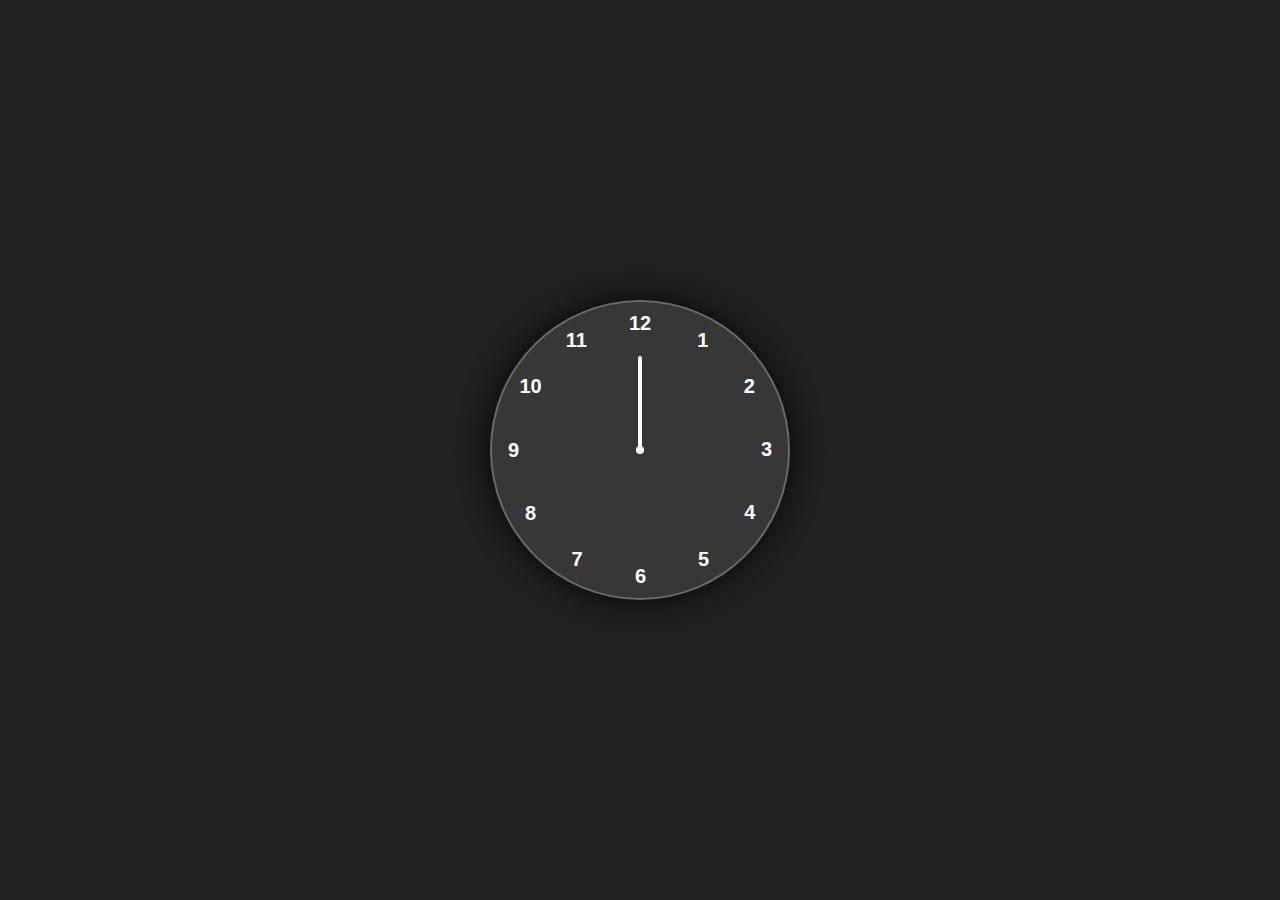
<file: analog clock/index.html>
<!DOCTYPE html>
<html lang="en">
  <head>
    <meta charset="UTF-8" />
    <meta http-equiv="X-UA-Compatible" content="IE=edge" />
    <meta name="viewport" content="width=device-width, initial-scale=1.0" />
    <link rel="stylesheet" href="style.css" />
    <title>Analog Clock</title>
  </head>

  <body>
    <div class="container">
      <div class="clock">
        <div style="--clr: #ff3d58; --h: 74px" id="hour" class="hand">
          <i></i>
        </div>
        <div style="--clr: #00a6ff; --h: 84px" id="min" class="hand">
          <i></i>
        </div>
        <div style="--clr: #ffffff; --h: 94px" id="sec" class="hand">
          <i></i>
        </div>

        <span style="--i: 1"><b>1</b></span>
        <span style="--i: 2"><b>2</b></span>
        <span style="--i: 3"><b>3</b></span>
        <span style="--i: 4"><b>4</b></span>
        <span style="--i: 5"><b>5</b></span>
        <span style="--i: 6"><b>6</b></span>
        <span style="--i: 7"><b>7</b></span>
        <span style="--i: 8"><b>8</b></span>
        <span style="--i: 9"><b>9</b></span>
        <span style="--i: 10"><b>10</b></span>
        <span style="--i: 11"><b>11</b></span>
        <span style="--i: 12"><b>12</b></span>
      </div>
    </div>

    <script src="script.js"></script>
  </body>
</html>
</file>
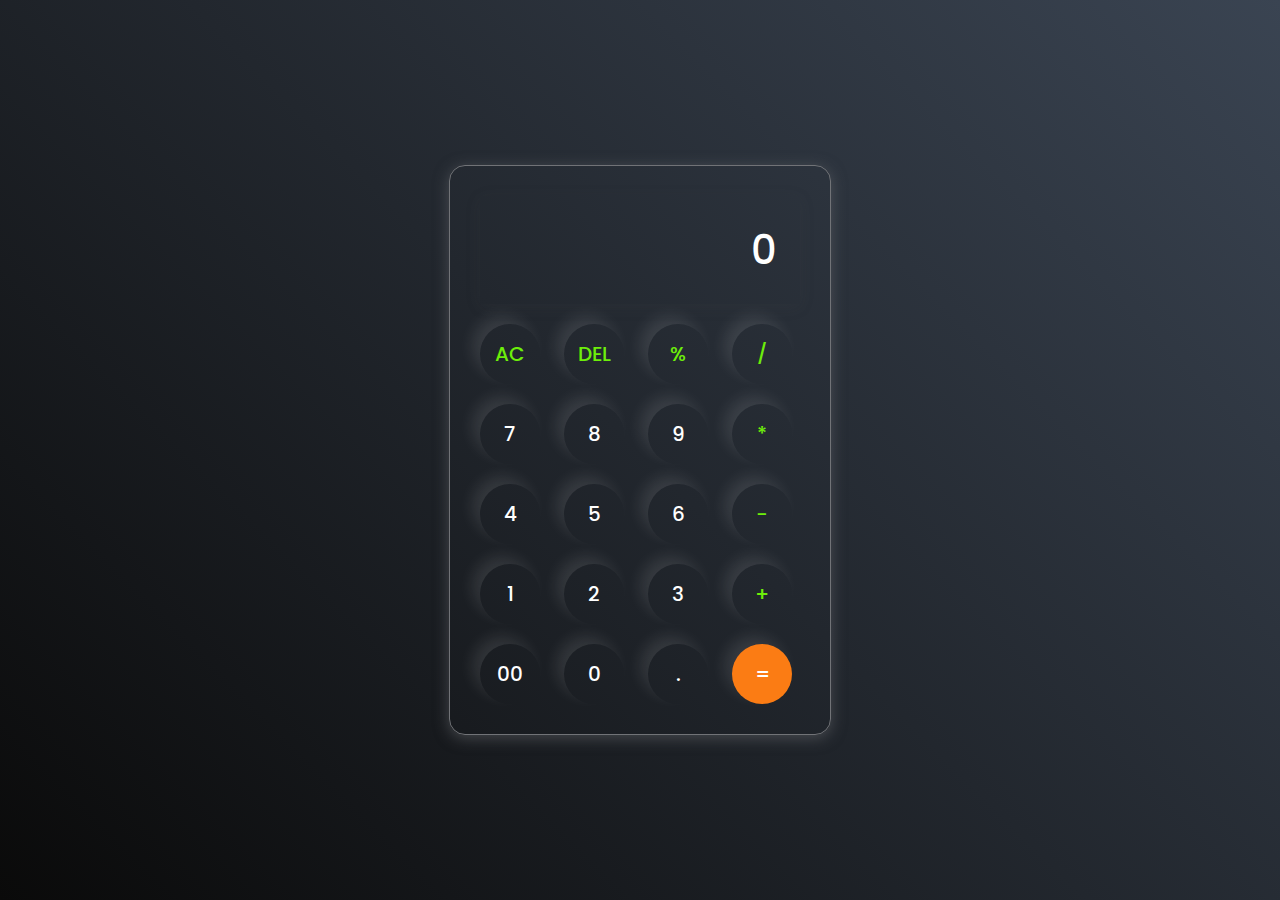
<file: calculator/index.html>
<!DOCTYPE html>
<html lang="en">
  <head>
    <meta charset="UTF-8" />
    <meta name="viewport" content="width=device-width, initial-scale=1.0" />
    <title>calculator</title>
    <link rel="stylesheet" href="style.css" />
  </head>
  <body>
    <div class="calculator">
      <input type="text" placeholder="0" id="inputBox" />
      <div>
        <button class="operator">AC</button>
        <button class="operator">DEL</button>
        <button class="operator">%</button>
        <button class="operator">/</button>
      </div>
      <div>
        <button>7</button>
        <button>8</button>
        <button>9</button>
        <button class="operator">*</button>
      </div>
      <div>
        <button>4</button>
        <button>5</button>
        <button>6</button>
        <button class="operator">-</button>
      </div>
      <div>
        <button>1</button>
        <button>2</button>
        <button>3</button>
        <button class="operator">+</button>
      </div>
      <div>
        <button>00</button>
        <button>0</button>
        <button>.</button>
        <button class="equal-btn">=</button>
      </div>
    </div>
    <script src="script.js"></script>
  </body>
</html>
</file>
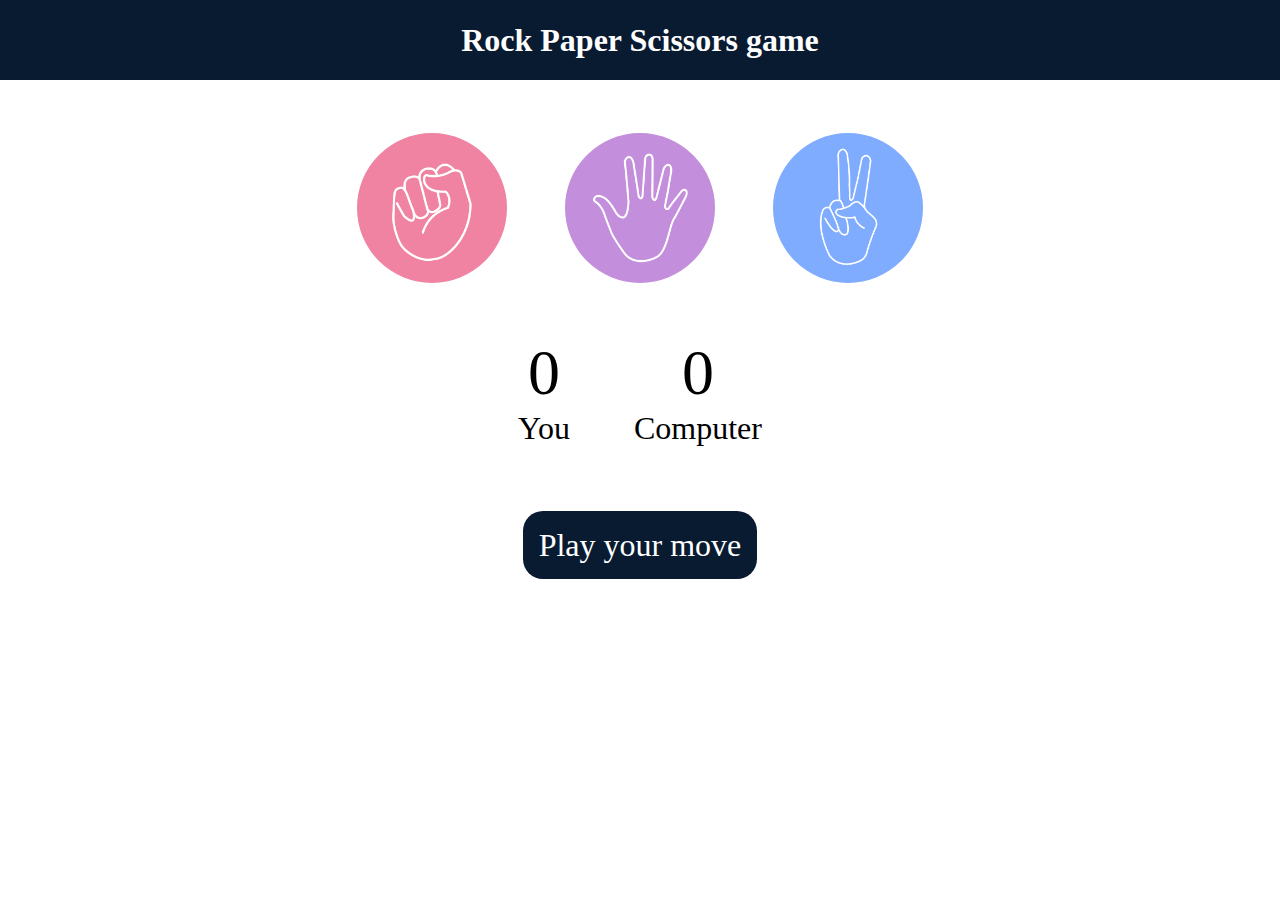
<file: rock-paper-scissors/index.html>
<!DOCTYPE html>
<html lang="en">
  <head>
    <meta charset="UTF-8" />
    <meta name="viewport" content="width=device-width, initial-scale=1.0" />
    <title>Rock-Paper-scissors</title>
    <link rel="stylesheet" href="style.css" />
  </head>
  <body>
    <h1>Rock Paper Scissors game</h1>
    <div class="choices">
      <div class="choice" id="rock">
        <img src="rock.png" alt="rock" />
      </div>
      <div class="choice" id="paper">
        <img src="paper.png" alt="paper" />
      </div>
      <div class="choice" id="scissors">
        <img src="scissors.png" alt="scissors" />
      </div>
    </div>
    <div class="scoreBoard">
      <div class="score">
        <p id="userScore">0</p>
        <p>You</p>
      </div>
      <div class="score">
        <p id="compScore">0</p>
        <p>Computer</p>
      </div>
    </div>
    <div class="msg-container">
      <p id="msg">Play your move</p>
    </div>
    <script src="app.js"></script>
  </body>
</html>
</file>
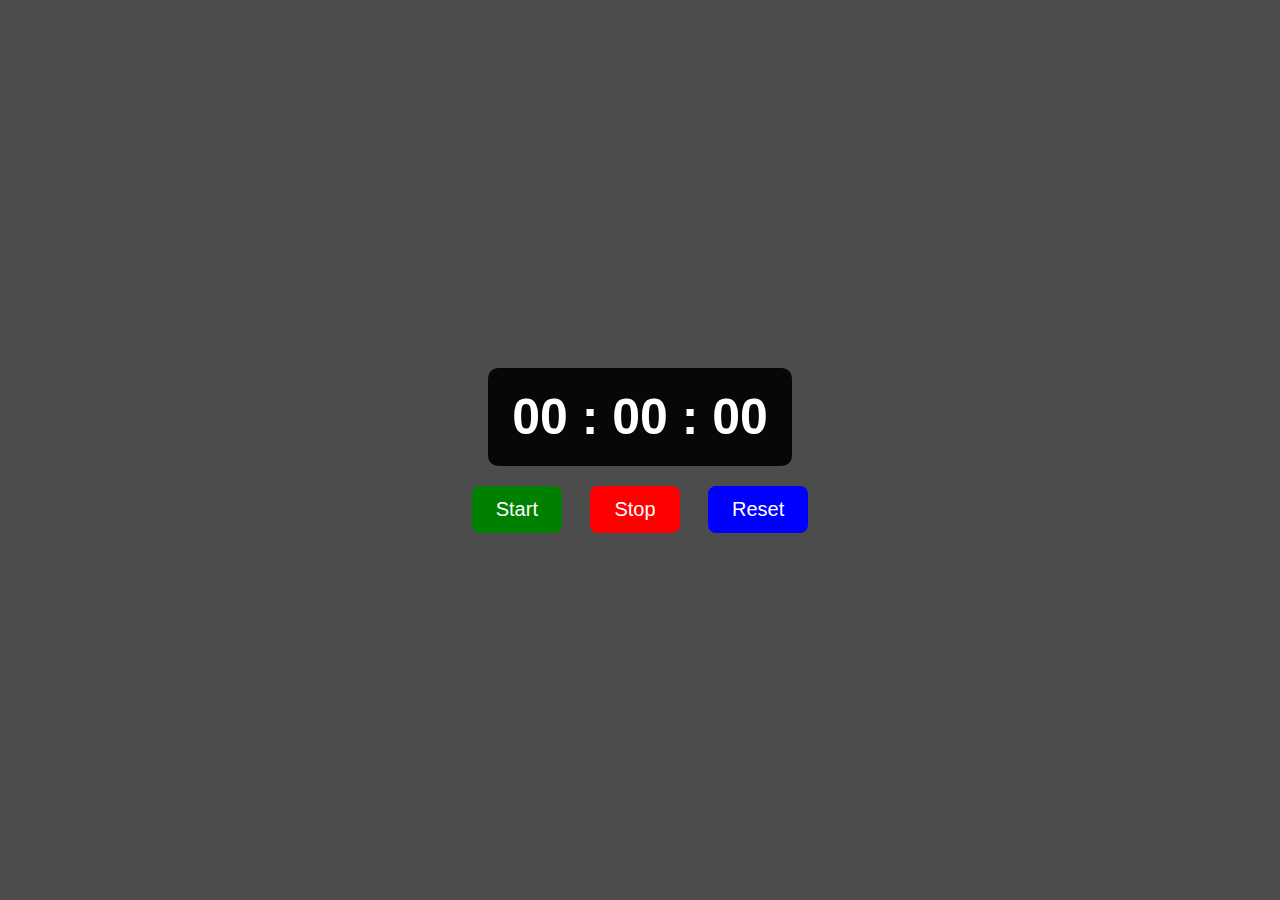
<file: stopwatch/index.html>
<!DOCTYPE html>
<html lang="en">
  <head>
    <meta charset="UTF-8" />
    <meta name="viewport" content="width=device-width, initial-scale=1.0" />
    <title>stop watch</title>
    <link rel="stylesheet" href="style.css" />
  </head>
  <body>
    <div class="stopwatch">
      <div class="timerDisplay">00 : 00 : 00</div>
    </div>
    <div class="buttons">
      <button id="startBtn" class="btn" style="background-color: green">
        Start
      </button>
      <button id="stopBtn" class="btn" style="background-color: red">
        Stop
      </button>
      <button id="resetBtn" class="btn" style="background-color: blue">
        Reset
      </button>
    </div>

    <script src="script.js"></script>
  </body>
</html>
</file>
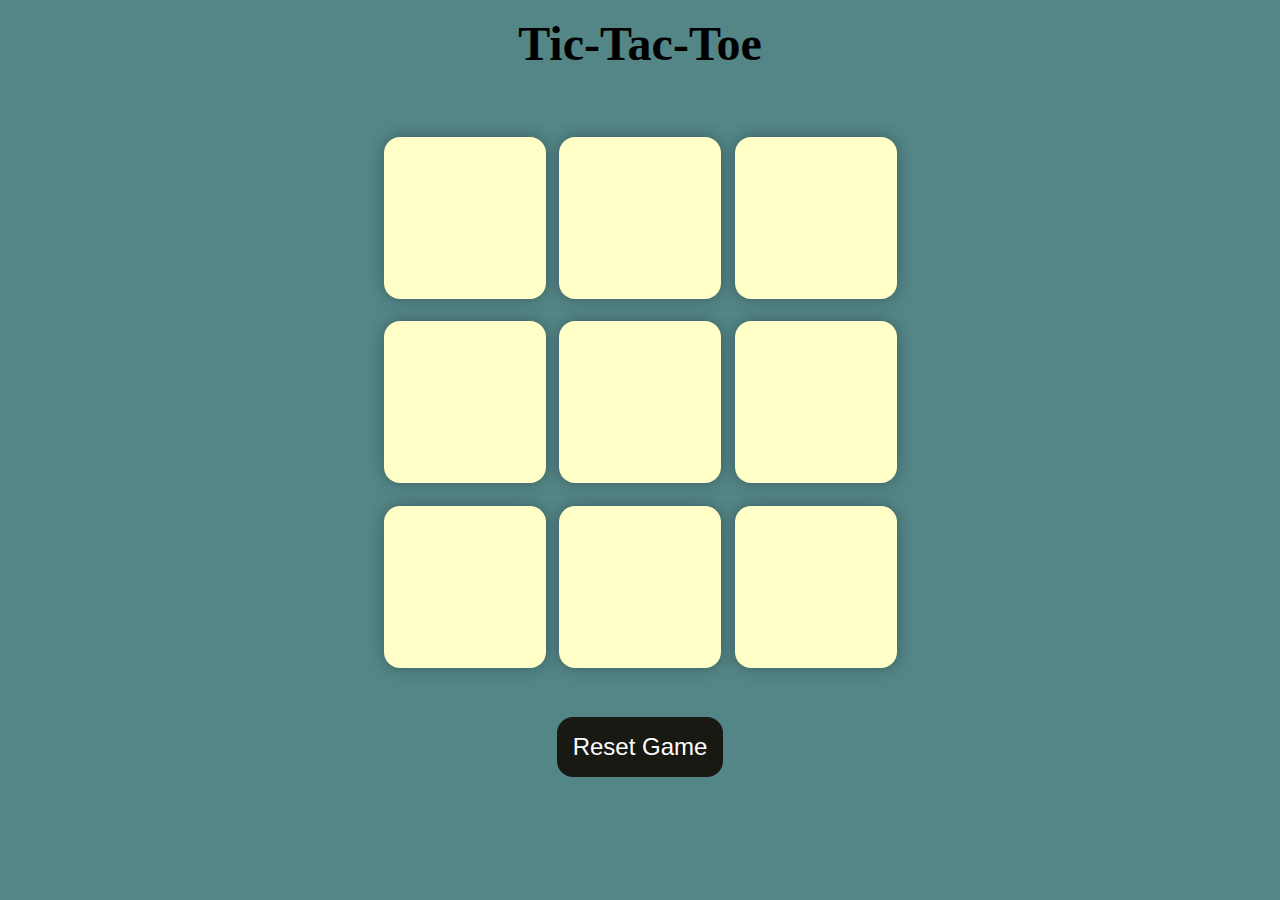
<file: TicTacToe/index.html>
<!DOCTYPE html>
<html lang="en">
<head>
    <meta charset="UTF-8">
    <meta name="viewport" content="width=device-width, initial-scale=1.0">
    <title>Tic-Tac-Toe Game</title>
    <link rel="stylesheet" href="style.css">
</head>
<body>
   <div class="msg-container hide">
    <p id="msg">Winner</p>
    <button id="new-btn">New Game</button>
   </div>
    <main>
        <h1 class="gameName">Tic-Tac-Toe</h1>
        <div class="container"> 
            <div class="game">
                <button class="box"></button>
                <button class="box"></button>
                <button class="box"></button>
                <button class="box"></button>
                <button class="box"></button>
                <button class="box"></button>
                <button class="box"></button>
                <button class="box"></button>
                <button class="box"></button>
            </div>
        </div> 
        <button id="reset-btn">Reset Game</button>
    </main>
    <script src="script.js"></script>
</body>
</html>
</file>
<file: analog clock/style.css>
* {
  margin: 0;
  padding: 0;
  box-sizing: border-box;
  font-family: sans-serif;
  color: #ffffff;
}

body {
  display: flex;
  justify-content: center;
  align-items: center;
  min-height: 100vh;
  background-color: #212121;
}

.container {
  position: relative;
}

.clock {
  width: 300px;
  height: 300px;
  border-radius: 50%;
  background-color: rgba(255, 255, 255, 0.1);
  border: 2px solid rgba(255, 255, 255, 0.25);
  box-shadow: 0px 0px 30px rgba(0, 0, 0, 0.9);
  display: flex;
  justify-content: center;
  align-items: center;
}

.clock span {
  position: absolute;
  transform: rotate(calc(30deg * var(--i)));
  inset: 12px;
  text-align: center;
}

.clock span b {
  transform: rotate(calc(-30deg * var(--i)));
  display: inline-block;
  font-size: 20px;
}

.clock::before {
  content: "";
  position: absolute;
  width: 8px;
  height: 8px;
  border-radius: 50%;
  background-color: #fff;
  z-index: 2;
}

.hand {
  position: absolute;
  display: flex;
  justify-content: center;
  align-items: flex-end;
}
.hand i {
  position: absolute;
  background-color: var(--clr);
  width: 4px;
  height: var(--h);
  border-radius: 8px;
}
</file>
<file: calculator/style.css>
@import url("https://fonts.googleapis.com/css2?family=Playwrite+DE+Grund:wght@100..400&family=Poppins:ital,wght@0,100;0,200;0,300;0,400;0,500;0,600;0,700;0,800;0,900;1,100;1,200;1,300;1,400;1,500;1,600;1,700;1,800;1,900&display=swap");

* {
  margin: 0;
  padding: 0;
  box-sizing: border-box;
  font-family: "Poppins", sans-serif;
  font-weight: 500;
  font-style: normal;
}

body {
  width: 100%;
  height: 100vh;
  display: flex;
  justify-content: center;
  align-items: center;
  background: linear-gradient(45deg, #0a0a0a, #3a4452);
}

.calculator {
  border: 1px solid #717377;
  padding: 20px;
  border-radius: 16px;
  background: transparent;
  box-shadow: 0px 3px 15px rgba(113, 115, 119, 0.5);
}

input {
  width: 320px;
  border: none;
  padding: 24px;
  margin: 10px;
  background: transparent;
  box-shadow: 0px 3px 15px rgba(84, 84, 84, 0.1);
  font-size: 40px;
  text-align: right;
  cursor: pointer;
  color: #ffffff;
}

input::placeholder {
  color: #ffffff;
}

button {
  border: none;
  width: 60px;
  height: 60px;
  margin: 10px;
  border-radius: 50%;
  background: transparent;
  color: #ffffff;
  font-size: 20px;
  box-shadow: -8px -8px 15px rgba(255, 255, 255, 0.1);
  cursor: pointer;
}

.equal-btn {
  background-color: #fb7c14;
}

.operator {
  color: #6dee0a;
}
</file>
<file: rock-paper-scissors/style.css>
*{
    margin: 0;
    padding: 0;
    text-align: center;

}
h1{
    background-color: #081b31;
    color: white;
    height: 5rem;
    line-height: 5rem;
}
.choices{
    display: flex;
    justify-content: center;
    padding: 3rem;
    gap: 3rem;

}
.choice{
    height: 150px;
    width: 150px;
    border-radius: 50%;
    border: 5px solid transparent;

   
}
img{
    height: 150px;
    width: 150px;
    object-fit: cover;
    border-radius: 50%;
}

img:hover{
    opacity: 0.5;
}

.choice:hover{
    border: 5px solid #081b31;
    cursor: pointer;
}

.scoreBoard{
    display: flex;
    justify-content: center;
    align-items: center;
    font-size: 2rem;
    gap: 4rem;
}


#userScore, #compScore{
    font-size: 4rem;
}

.msg-container{
    margin-top: 5rem;
    
}

#msg{
    background-color: #081b31;
    font-size: 2rem;
    color: #fff;
    padding: 1rem;
    display: inline;
    border-radius: 20px;
}
</file>
<file: stopwatch/style.css>
* {
  margin: 0;
  padding: 0;
  box-sizing: border-box;
  font-family: Verdana, Geneva, Tahoma, sans-serif;
}

body {
  background-color: rgba(0, 0, 0, 0.7);
  color: #ffffff;
  display: flex;
  justify-content: center;
  align-items: center;
  min-height: 100vh;
  flex-direction: column;
}
.stopwatch {
  background-color: rgba(0, 0, 0, 0.9);
  padding: 20px 24px;
  border-radius: 10px;
}

.timerDisplay {
  font-size: 50px;
  font-weight: 600;
}

.buttons {
  margin-top: 20px;
}
.btn {
  font-size: 20px;
  background: none;
  border: none;
  color: #fff;
  padding: 12px 24px;
  margin-inline: 12px;
  border-radius: 8px;
  cursor: pointer;
}
</file>
<file: TicTacToe/style.css>
*{
    margin: 0;
    padding: 0;
}

body{
    background-color: #548687;
    text-align: center;
}

.container{
    height: 70vh;
    display: flex;
    justify-content: center;
    align-items: center;
}
.game{
    height: 60vmin;
    width: 60vmin;
    display: flex;
    flex-wrap: wrap;
    justify-content: center;
    align-items: center;
    gap: 1.5vmin;
}
.box{
    height: 18vmin;
    width: 18vmin;
    border-radius: 1rem;
    border: none;
    box-shadow: 0 0 1rem rgba(0, 0, 0, 0.3);  
    font-size: 8vmin;
    color: #b0413e;
    font-weight: bolder;
    background-color: #ffffc7;
}
#reset-btn{
    padding: 1rem;
    font-size: 1.5rem;
    background-color: #191913;
    color: #fff;   
    border-radius: 1rem;
    border: none;
}
#new-btn{
    padding: 1rem;
    font-size: 1.5rem;
    background-color: #191913;
    color: #fff;   
    border-radius: 1rem;
    border: none;
}
#msg{
    font-size: 8vmin;
    color: #ffffc7;
}
.msg-container{
    height: 100vmin;
    display: flex;
    justify-content: center;
    align-items: center;
    flex-direction: column;
    gap: 4rem;
}
.hide{
    display: none;
}
.gameName{
    font-size: 3rem;
    padding: 1rem;
}
</file>
